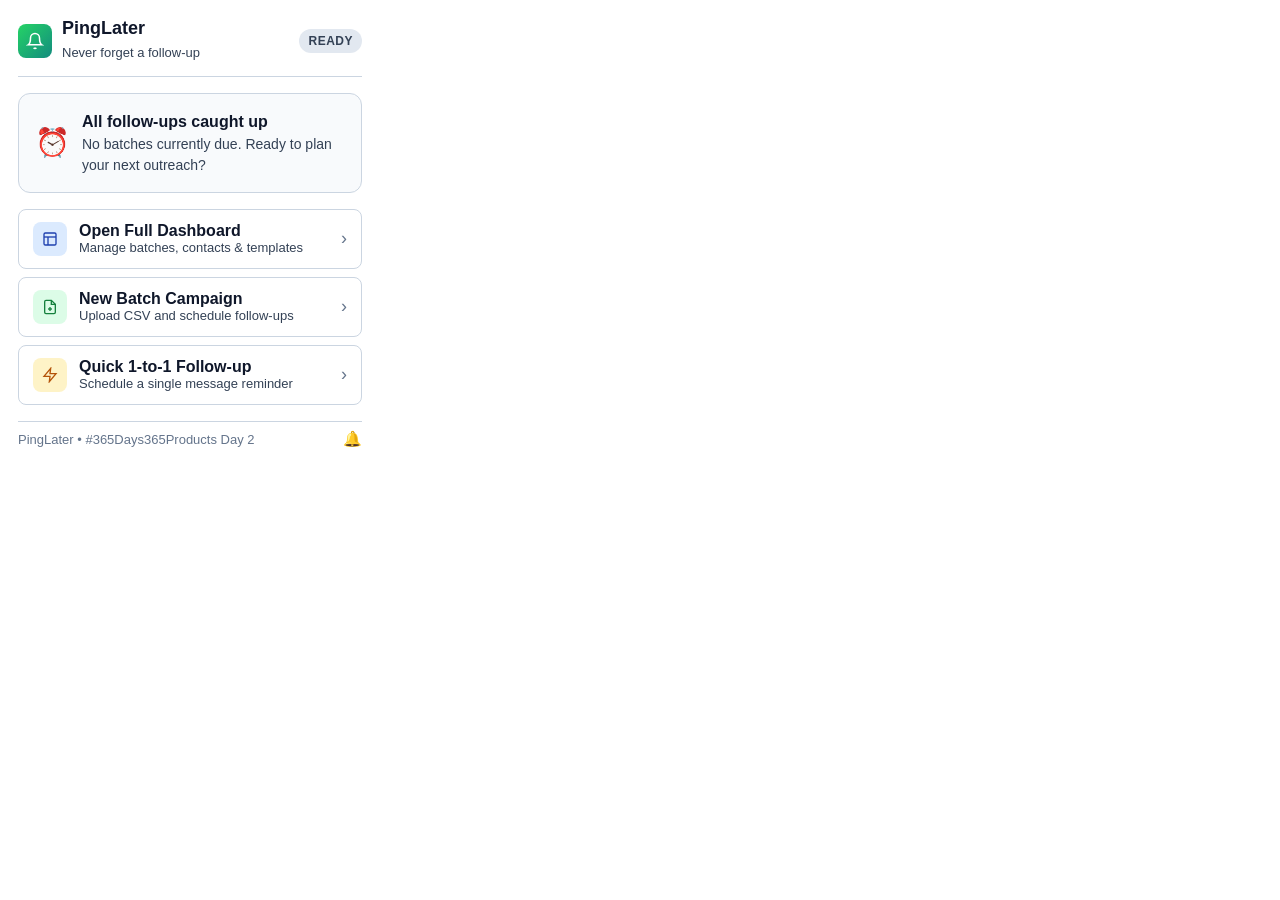
<file: popup.html>
<!DOCTYPE html>
<html lang="en">
<head>
  <meta charset="UTF-8">
  <meta name="viewport" content="width=device-width, initial-scale=1.0">
  <title>PingLater Quick Menu</title>
  <link rel="stylesheet" href="popup.css">
</head>
<body>
  <div class="popup-container">
    <!-- Header -->
    <header class="popup-header">
      <div class="brand">
        <div class="brand-icon">
          <svg width="18" height="18" viewBox="0 0 24 24" fill="none" stroke="currentColor" stroke-width="2">
            <path d="M18 8A6 6 0 0 0 6 8c0 7-3 9-3 9h18s-3-2-3-9"></path>
            <path d="M13.73 21a2 2 0 0 1-3.46 0"></path>
          </svg>
        </div>
        <div>
          <h1 class="brand-title">PingLater</h1>
          <span class="brand-tag">Never forget a follow-up</span>
        </div>
      </div>
      <span id="popupStatusBadge" class="status-indicator status-idle">Ready</span>
    </header>

    <!-- Active / Overdue Highlight Card -->
    <div id="activeBatchCard" class="card-highlight hidden">
      <div class="highlight-top">
        <span class="highlight-label">CURRENT TASK</span>
        <span id="popupBatchStatus" class="highlight-badge">Due Now</span>
      </div>
      <h3 id="popupBatchTitle" class="highlight-title">Webinar Invites</h3>
      <div class="highlight-meta">
        <div class="progress-bar-mini">
          <div id="popupProgressFill" class="progress-bar-mini-fill" style="width: 0%"></div>
        </div>
        <div class="meta-counts">
          <span id="popupCounts">0 of 0 processed</span>
          <span id="popupPercent">0%</span>
        </div>
      </div>
      <button id="btnLaunchActiveInSidepanel" class="btn btn-primary full-width">
        ▶ Open in Side Panel
      </button>
    </div>

    <!-- Idle / Next Up Card (Shown when no active batch) -->
    <div id="idleStateCard" class="card-idle">
      <div class="idle-icon">⏰</div>
      <div class="idle-info">
        <strong id="idleHeaderTitle">All follow-ups caught up</strong>
        <p id="idleSubtext">No batches currently due. Ready to plan your next outreach?</p>
      </div>
    </div>

    <!-- Quick Action Launchers -->
    <div class="actions-list">
      <button id="btnPopupDashboard" class="action-btn">
        <div class="action-icon action-icon-blue">
          <svg width="16" height="16" viewBox="0 0 24 24" fill="none" stroke="currentColor" stroke-width="2">
            <rect x="3" y="3" width="18" height="18" rx="2" ry="2"></rect>
            <line x1="3" y1="9" x2="21" y2="9"></line>
            <line x1="9" y1="21" x2="9" y2="9"></line>
          </svg>
        </div>
        <div class="action-text">
          <strong>Open Full Dashboard</strong>
          <span>Manage batches, contacts & templates</span>
        </div>
        <span class="chevron">›</span>
      </button>

      <button id="btnPopupNewBatch" class="action-btn">
        <div class="action-icon action-icon-green">
          <svg width="16" height="16" viewBox="0 0 24 24" fill="none" stroke="currentColor" stroke-width="2">
            <path d="M14 2H6a2 2 0 0 0-2 2v16a2 2 0 0 0 2 2h12a2 2 0 0 0 2-2V8z"></path>
            <polyline points="14 2 14 8 20 8"></polyline>
            <line x1="12" y1="18" x2="12" y2="12"></line>
            <line x1="9" y1="15" x2="15" y2="15"></line>
          </svg>
        </div>
        <div class="action-text">
          <strong>New Batch Campaign</strong>
          <span>Upload CSV and schedule follow-ups</span>
        </div>
        <span class="chevron">›</span>
      </button>

      <button id="btnPopupQuickPing" class="action-btn">
        <div class="action-icon action-icon-amber">
          <svg width="16" height="16" viewBox="0 0 24 24" fill="none" stroke="currentColor" stroke-width="2">
            <polygon points="13 2 3 14 12 14 11 22 21 10 12 10 13 2"></polygon>
          </svg>
        </div>
        <div class="action-text">
          <strong>Quick 1-to-1 Follow-up</strong>
          <span>Schedule a single message reminder</span>
        </div>
        <span class="chevron">›</span>
      </button>
    </div>

    <!-- Quick 1-to-1 Inline Collapsible Drawer -->
    <div id="quickPingDrawer" class="quick-ping-drawer hidden">
      <div class="drawer-header">
        <h4>⚡ Quick 1-to-1 Follow-up</h4>
        <button id="btnCloseDrawer" class="drawer-close">&times;</button>
      </div>
      <div class="drawer-body">
        <input type="text" id="popupSingleName" class="popup-input" placeholder="Name (e.g. Robin Sharma)">
        <input type="tel" id="popupSinglePhone" class="popup-input" placeholder="Phone (e.g. +91 91234 56789)">
        <textarea id="popupSingleMessage" rows="3" class="popup-input" placeholder="Hi {{name}}, checking in on our discussion..."></textarea>
        <div class="drawer-footer">
          <button id="btnPopupSaveSingle" class="btn btn-primary btn-sm full-width">
            Schedule for Tomorrow
          </button>
        </div>
      </div>
    </div>

    <!-- Footer -->
    <footer class="popup-footer">
      <span>PingLater • #365Days365Products Day 2</span>
      <button id="btnPopupTestChime" class="icon-link" title="Test Chime">🔔</button>
    </footer>
  </div>

  <script type="module" src="popup.js"></script>
</body>
</html>
</file>
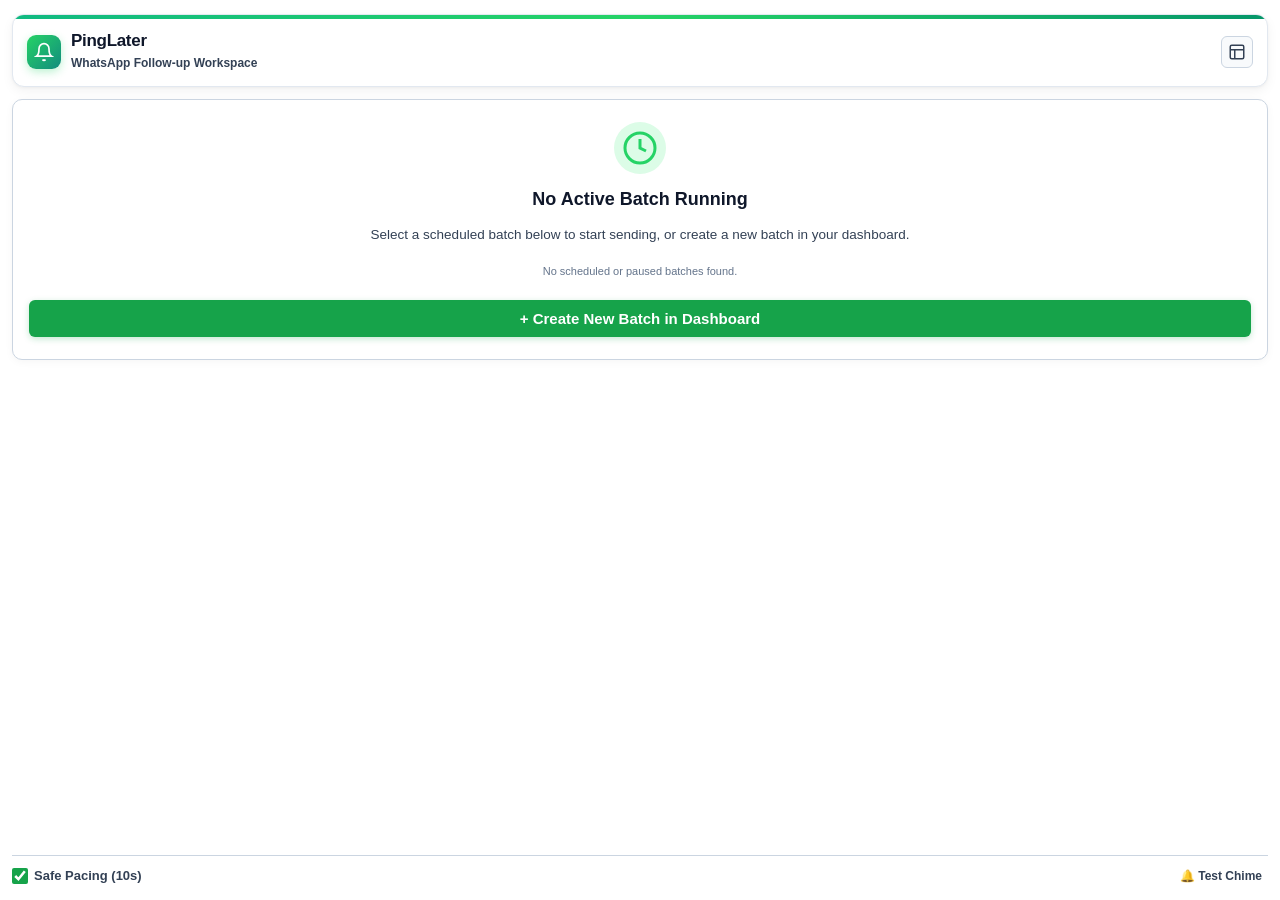
<file: sidepanel.html>
<!DOCTYPE html>
<html lang="en">
<head>
  <meta charset="UTF-8">
  <meta name="viewport" content="width=device-width, initial-scale=1.0">
  <title>PingLater Workspace</title>
  <link rel="stylesheet" href="sidepanel.css">
</head>
<body>
  <div class="panel-container">
    <!-- Top Header Card with 3D elevation and Green Accent line -->
    <header class="panel-header-card">
      <div class="panel-header-accent-line"></div>
      <div class="panel-header-content">
        <div class="brand">
          <div class="brand-icon">
            <svg width="20" height="20" viewBox="0 0 24 24" fill="none" stroke="currentColor" stroke-width="2">
              <path d="M18 8A6 6 0 0 0 6 8c0 7-3 9-3 9h18s-3-2-3-9"></path>
              <path d="M13.73 21a2 2 0 0 1-3.46 0"></path>
            </svg>
          </div>
          <div>
            <h1 class="brand-title">PingLater</h1>
            <span class="brand-subtitle">WhatsApp Follow-up Workspace</span>
          </div>
        </div>
        <div class="header-actions">
          <button type="button" id="btnOpenDashboard" class="icon-btn" title="Open Full Dashboard">
            <svg width="18" height="18" viewBox="0 0 24 24" fill="none" stroke="currentColor" stroke-width="2">
              <rect x="3" y="3" width="18" height="18" rx="2" ry="2"></rect>
              <line x1="3" y1="9" x2="21" y2="9"></line>
              <line x1="9" y1="21" x2="9" y2="9"></line>
            </svg>
          </button>
        </div>
      </div>
    </header>

    <!-- Empty State / Batch Selector when no active batch is running -->
    <section id="emptyStateSection" class="view-section hidden">
      <div class="empty-card">
        <div class="empty-icon-wrapper">
          <svg width="36" height="36" viewBox="0 0 24 24" fill="none" stroke="#25D366" stroke-width="2">
            <circle cx="12" cy="12" r="10"></circle>
            <polyline points="12 6 12 12 16 14"></polyline>
          </svg>
        </div>
        <h2>No Active Batch Running</h2>
        <p>Select a scheduled batch below to start sending, or create a new batch in your dashboard.</p>
        
        <div id="availableBatchesList" class="batches-quick-list">
          <!-- Dynamically populated -->
        </div>

        <button id="btnCreateNewBatchEmpty" class="btn btn-primary full-width">
          + Create New Batch in Dashboard
        </button>
      </div>
    </section>

    <!-- Active Workspace View -->
    <main id="activeWorkspaceSection" class="view-section">
      <!-- Batch Summary Banner -->
      <div class="batch-banner">
        <div class="batch-meta">
          <div class="batch-title-row">
            <h2 id="batchTitle" class="batch-title">Batch Name</h2>
          </div>
          <!-- Line 2: Status & End Job on dedicated line for clean UI -->
          <div class="batch-status-actions-row">
            <span id="batchStatusBadge" class="status-badge">In Progress</span>
            <button type="button" id="btnHeaderEndJob" class="btn-header-end" title="End and complete this batch now">⏹️ End the Job</button>
          </div>
          <div class="batch-counts">
            <span id="statSent"><strong>0</strong> Sent</span>
            <span class="dot">•</span>
            <span id="statSkipped"><strong>0</strong> Skipped</span>
            <span class="dot">•</span>
            <span id="statRemaining"><strong>0</strong> Pending</span>
          </div>
        </div>

        <!-- Progress Bar -->
        <div class="progress-container">
          <div class="progress-bar-bg">
            <div id="progressBarFill" class="progress-bar-fill" style="width: 0%"></div>
          </div>
          <div class="progress-text">
            <span id="progressPercent">0%</span>
            <span id="progressFraction">0 / 0</span>
          </div>
        </div>
      </div>

      <!-- Pacing Countdown Overlay (Visible during anti-ban delay) -->
      <div id="pacingOverlay" class="pacing-overlay hidden">
        <div class="pacing-card">
          <div class="pacing-pulse-ring">
            <span id="pacingSecondsText" class="pacing-seconds">10</span>
          </div>
          <div class="pacing-content">
            <h3>Safe Pacing Pause</h3>
            <p>Spacing out messages with safe delay to protect your WhatsApp account from being blocked.</p>
            <button id="btnSkipPacing" class="btn btn-secondary btn-sm">
              ⚡ Skip Delay & Next
            </button>
          </div>
        </div>
      </div>

      <!-- Scheduled Waiting Card (Shown when task is scheduled for future) -->
      <div id="scheduledWaitingCard" class="card-status-view hidden">
        <div class="status-view-icon">⏰</div>
        <h2>Follow-up Scheduled</h2>
        <div class="scheduled-meta-box">
          <span id="scheduledWaitingTargetTime" class="scheduled-time-text">Scheduled for Nov 11, 10:00 AM</span>
          <span id="scheduledWaitingCountdown" class="countdown-badge">Starts in 10 mins</span>
        </div>
        <div class="scheduled-details-preview">
          <strong id="scheduledPreviewName">Robin Sharma</strong>
          <span id="scheduledPreviewPhone">+91 91234 56789</span>
          <div class="whatsapp-bubble-preview mt-2">
            <p id="scheduledPreviewMessage">Message preview here...</p>
          </div>
        </div>
        <button id="btnStartScheduledNow" class="btn btn-success full-width mt-3">
          🚀 Send Now (Bypass Schedule)
        </button>
        <button id="btnCancelScheduledJob" class="btn btn-outline-danger full-width mt-2">
          ⏹️ Cancel & End Job
        </button>
        <button id="btnOpenDashboardFromScheduled" class="btn btn-outline full-width mt-2">
          Open in Dashboard
        </button>
      </div>

      <!-- Paused State Card (Shown when user clicks Pause Batch) -->
      <div id="pausedCard" class="card-status-view hidden">
        <div class="status-view-icon">⏸️</div>
        <h2>Batch is Paused</h2>
        <p id="pausedProgressText">Progress saved: 12 of 50 processed.</p>
        <p class="status-subtext">Take your time. WhatsApp Web will not be updated while paused.</p>
        <button id="btnResumeBatch" class="btn btn-primary full-width mt-3">
          ▶ Resume Batch & Send Next
        </button>
        <button id="btnEndBatchFromPaused" class="btn btn-outline-danger full-width mt-2">
          ⏹️ End the Job & Complete
        </button>
        <button id="btnOpenDashboardFromPaused" class="btn btn-outline full-width mt-2">
          Back to Dashboard
        </button>
      </div>

      <!-- Recipient Card -->
      <div id="recipientCard" class="recipient-card">
        <div class="recipient-header">
          <div class="recipient-badge-row">
            <span id="recipientIndexBadge" class="index-pill">Recipient #1</span>
            <span id="recipientStatusPill" class="recipient-status-pill status-pending">Pending</span>
          </div>
          <h3 id="recipientName" class="recipient-name">Recipient Name</h3>
          <div class="recipient-phone-row">
            <svg width="14" height="14" viewBox="0 0 24 24" fill="none" stroke="currentColor" stroke-width="2">
              <path d="M22 16.92v3a2 2 0 0 1-2.18 2 19.79 19.79 0 0 1-8.63-3.07 19.5 19.5 0 0 1-6-6 19.79 19.79 0 0 1-3.07-8.67A2 2 0 0 1 4.11 2h3a2 2 0 0 1 2 1.72 12.84 12.84 0 0 0 .7 2.81 2 2 0 0 1-.45 2.11L8.09 9.91a16 16 0 0 0 6 6l1.27-1.27a2 2 0 0 1 2.11-.45 12.84 12.84 0 0 0 2.81.7A2 2 0 0 1 22 16.92z"></path>
            </svg>
            <span id="recipientPhone" class="recipient-phone">+91 00000 00000</span>
          </div>
          <!-- Custom Tags / Metadata Badges (Max 5 + Expand Toggle) -->
          <div id="recipientMetaContainer" class="recipient-meta-box">
            <div id="recipientTagsList" class="tags-row"></div>
            <button type="button" id="btnToggleTags" class="tag-toggle-btn hidden">+ more fields ▾</button>
          </div>
        </div>

        <!-- Rendered WhatsApp Message Preview -->
        <div class="message-preview-container">
          <div class="preview-header">
            <span class="preview-label">Prefilled Message</span>
            <div class="preview-header-actions" style="display:flex; gap:6px;">
              <button type="button" id="btnEditRecipientMessage" class="copy-btn" title="Edit message before sending">
                <svg width="13" height="13" viewBox="0 0 24 24" fill="none" stroke="currentColor" stroke-width="2">
                  <path d="M11 4H4a2 2 0 0 0-2 2v14a2 2 0 0 0 2 2h14a2 2 0 0 0 2-2v-7"></path>
                  <path d="M18.5 2.5a2.121 2.121 0 0 1 3 3L12 15l-4 1 1-4 9.5-9.5z"></path>
                </svg>
                <span id="editBtnLabel">Edit</span>
              </button>
              <button type="button" id="btnCopyMessage" class="copy-btn" title="Copy to clipboard">
                <svg width="13" height="13" viewBox="0 0 24 24" fill="none" stroke="currentColor" stroke-width="2">
                  <rect x="9" y="9" width="13" height="13" rx="2" ry="2"></rect>
                  <path d="M5 15H4a2 2 0 0 1-2-2V4a2 2 0 0 1 2-2h9a2 2 0 0 1 2 2v1"></path>
                </svg>
                <span id="copyBtnLabel">Copy</span>
              </button>
            </div>
          </div>
          <!-- Normal Bubble View -->
          <div id="bubbleViewContainer" class="whatsapp-bubble">
            <p id="messageBodyPreview">Message preview loading...</p>
            <span class="bubble-tail"></span>
          </div>
          <!-- Inline Edit View (Initially Hidden) -->
          <div id="inlineEditContainer" class="inline-edit-box hidden" style="margin-top: 8px;">
            <textarea id="inlineMessageTextarea" class="form-textarea" rows="4" style="width: 100%; border: 1.5px solid #25D366; border-radius: 8px; padding: 10px; font-size: 13.5px;"></textarea>
            <div class="inline-edit-actions" style="display: flex; gap: 8px; justify-content: flex-end; margin-top: 8px;">
              <button type="button" id="btnCancelInlineEdit" class="btn btn-outline btn-sm">Cancel</button>
              <button type="button" id="btnSaveInlineEdit" class="btn btn-primary btn-sm">💾 Save & Update WhatsApp</button>
            </div>
          </div>
        </div>

        <!-- Action Controls -->
        <div class="action-dock">
          <div class="primary-actions-row">
            <button type="button" id="btnMarkSent" class="btn btn-success flex-1" title="Shortcut: Press Spacebar">
              <svg width="16" height="16" viewBox="0 0 24 24" fill="none" stroke="currentColor" stroke-width="2.5">
                <polyline points="20 6 9 17 4 12"></polyline>
              </svg>
              Mark Sent & Next
            </button>
            <button type="button" id="btnSkip" class="btn btn-neutral" title="Skip this contact">
              <svg width="16" height="16" viewBox="0 0 24 24" fill="none" stroke="currentColor" stroke-width="2">
                <polygon points="5 4 15 12 5 20 5 4"></polygon>
                <line x1="19" y1="5" x2="19" y2="19"></line>
              </svg>
              Skip
            </button>
          </div>

          <!-- Secondary Helpers (Unobtrusive) -->
          <div class="secondary-helpers-row" style="text-align: center; margin-top: 4px;">
            <button type="button" id="btnLoadInWhatsApp" class="btn-helper-link" title="Click if WhatsApp Web disconnected or you want to reload this chat">
              🔄 Reload in WhatsApp Web
            </button>
          </div>

          <div class="keyboard-hint">
            <span>Tip: Press <strong>Space</strong> to Mark Sent</span>
          </div>

          <!-- Bottom Navigation / Pause Controls -->
          <div class="secondary-actions-row">
            <button type="button" id="btnPrevRecipient" class="btn-text" title="Go to previous contact">
              ← Previous
            </button>
            <button type="button" id="btnPauseBatch" class="btn-text">
              ⏸️ Pause Batch
            </button>
            <button type="button" id="btnEndBatch" class="btn-text text-danger" title="End and finish this batch job">
              ⏹️ End the Job
            </button>
          </div>
        </div>
      </div>

      <!-- Completion Screen (Shown when all contacts are finished) -->
      <div id="completionCard" class="completion-card hidden">
        <div class="confetti-icon">🎉</div>
        <h2>Batch Completed!</h2>
        <p id="completionSummaryText">All 50 follow-ups have been processed.</p>
        
        <div class="completion-metrics">
          <div class="metric-item">
            <span id="metricSentCount" class="metric-value text-success">0</span>
            <span class="metric-label">Sent</span>
          </div>
          <div class="metric-item">
            <span id="metricSkippedCount" class="metric-value text-muted">0</span>
            <span class="metric-label">Skipped</span>
          </div>
          <div class="metric-item">
            <span id="metricTotalCount" class="metric-value">0</span>
            <span class="metric-label">Total</span>
          </div>
        </div>

        <button id="btnExportReport" class="btn btn-primary full-width">
          <svg width="16" height="16" viewBox="0 0 24 24" fill="none" stroke="currentColor" stroke-width="2">
            <path d="M21 15v4a2 2 0 0 1-2 2H5a2 2 0 0 1-2-2v-4"></path>
            <polyline points="7 10 12 15 17 10"></polyline>
            <line x1="12" y1="15" x2="12" y2="3"></line>
          </svg>
          Export CSV Report
        </button>

        <button id="btnBackToDashboardFromComplete" class="btn btn-outline full-width">
          Back to Dashboard
        </button>
      </div>
    </main>

    <!-- Footer Controls -->
    <footer class="panel-footer">
      <div class="pacing-toggle-row">
        <label class="toggle-label" title="Anti-ban delay between sending contacts">
          <input type="checkbox" id="togglePacingDelay" checked>
          <span>Safe Pacing (<span id="labelPacingSeconds">10s</span>)</span>
        </label>
        <button id="btnTestSound" class="icon-text-btn" title="Test notification chime sound">
          🔔 Test Chime
        </button>
      </div>
    </footer>
  </div>

  <script type="module" src="sidepanel.js"></script>
</body>
</html>
</file>
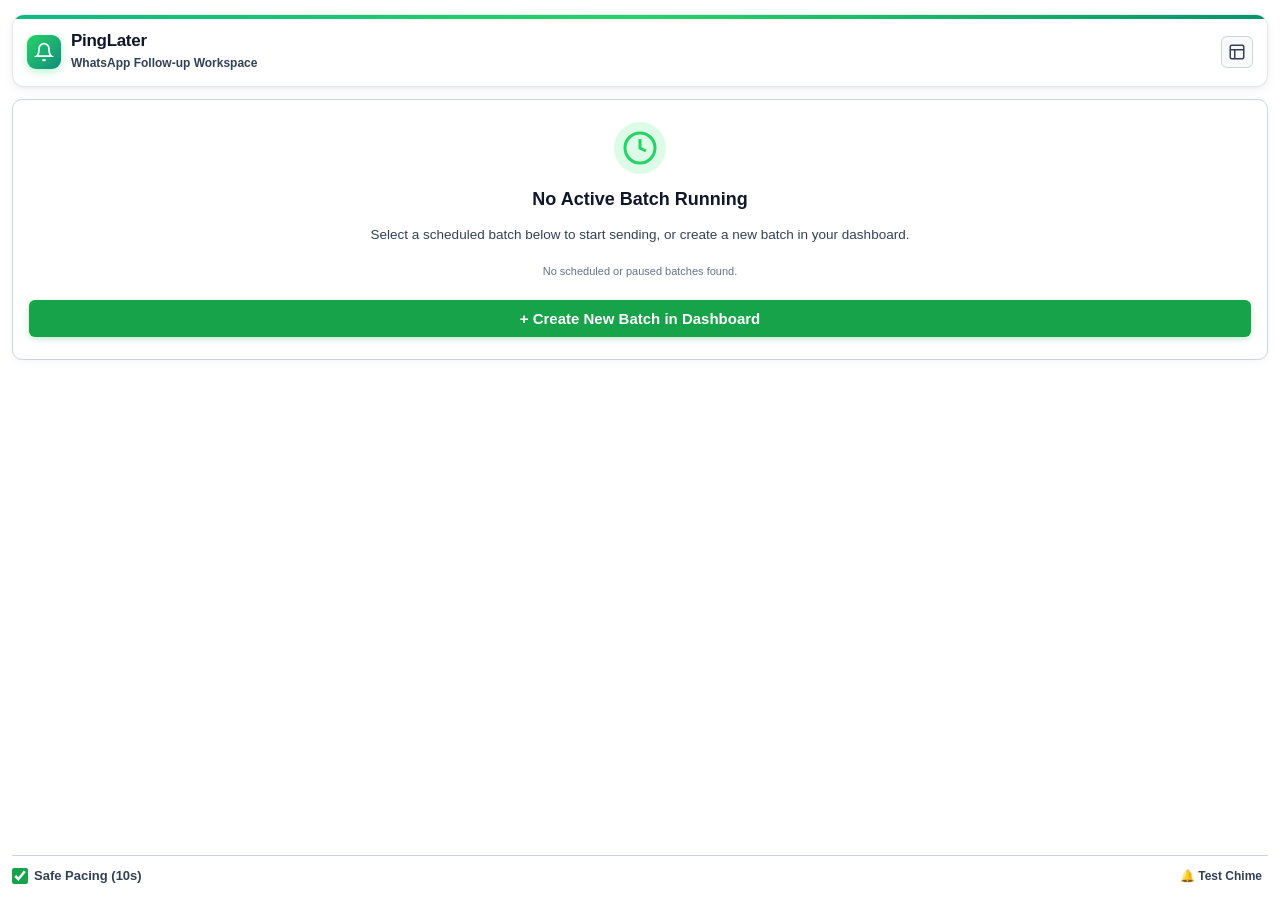
<file: PingLater/sidepanel.html>
<!DOCTYPE html>
<html lang="en">
<head>
  <meta charset="UTF-8">
  <meta name="viewport" content="width=device-width, initial-scale=1.0">
  <title>PingLater Workspace</title>
  <link rel="stylesheet" href="sidepanel.css">
</head>
<body>
  <div class="panel-container">
    <!-- Top Header Card with 3D elevation and Green Accent line -->
    <header class="panel-header-card">
      <div class="panel-header-accent-line"></div>
      <div class="panel-header-content">
        <div class="brand">
          <div class="brand-icon">
            <svg width="20" height="20" viewBox="0 0 24 24" fill="none" stroke="currentColor" stroke-width="2">
              <path d="M18 8A6 6 0 0 0 6 8c0 7-3 9-3 9h18s-3-2-3-9"></path>
              <path d="M13.73 21a2 2 0 0 1-3.46 0"></path>
            </svg>
          </div>
          <div>
            <h1 class="brand-title">PingLater</h1>
            <span class="brand-subtitle">WhatsApp Follow-up Workspace</span>
          </div>
        </div>
        <div class="header-actions">
          <button type="button" id="btnOpenDashboard" class="icon-btn" title="Open Full Dashboard">
            <svg width="18" height="18" viewBox="0 0 24 24" fill="none" stroke="currentColor" stroke-width="2">
              <rect x="3" y="3" width="18" height="18" rx="2" ry="2"></rect>
              <line x1="3" y1="9" x2="21" y2="9"></line>
              <line x1="9" y1="21" x2="9" y2="9"></line>
            </svg>
          </button>
        </div>
      </div>
    </header>

    <!-- Empty State / Batch Selector when no active batch is running -->
    <section id="emptyStateSection" class="view-section hidden">
      <div class="empty-card">
        <div class="empty-icon-wrapper">
          <svg width="36" height="36" viewBox="0 0 24 24" fill="none" stroke="#25D366" stroke-width="2">
            <circle cx="12" cy="12" r="10"></circle>
            <polyline points="12 6 12 12 16 14"></polyline>
          </svg>
        </div>
        <h2>No Active Batch Running</h2>
        <p>Select a scheduled batch below to start sending, or create a new batch in your dashboard.</p>
        
        <div id="availableBatchesList" class="batches-quick-list">
          <!-- Dynamically populated -->
        </div>

        <button id="btnCreateNewBatchEmpty" class="btn btn-primary full-width">
          + Create New Batch in Dashboard
        </button>
      </div>
    </section>

    <!-- Active Workspace View -->
    <main id="activeWorkspaceSection" class="view-section">
      <!-- Batch Summary Banner -->
      <div class="batch-banner">
        <div class="batch-meta">
          <div class="batch-title-row">
            <h2 id="batchTitle" class="batch-title">Batch Name</h2>
          </div>
          <!-- Line 2: Status & End Job on dedicated line for clean UI -->
          <div class="batch-status-actions-row">
            <span id="batchStatusBadge" class="status-badge">In Progress</span>
            <button type="button" id="btnHeaderEndJob" class="btn-header-end" title="End and complete this batch now">⏹️ End the Job</button>
          </div>
          <div class="batch-counts">
            <span id="statSent"><strong>0</strong> Sent</span>
            <span class="dot">•</span>
            <span id="statSkipped"><strong>0</strong> Skipped</span>
            <span class="dot">•</span>
            <span id="statRemaining"><strong>0</strong> Pending</span>
          </div>
        </div>

        <!-- Progress Bar -->
        <div class="progress-container">
          <div class="progress-bar-bg">
            <div id="progressBarFill" class="progress-bar-fill" style="width: 0%"></div>
          </div>
          <div class="progress-text">
            <span id="progressPercent">0%</span>
            <span id="progressFraction">0 / 0</span>
          </div>
        </div>
      </div>

      <!-- Pacing Countdown Overlay (Visible during anti-ban delay) -->
      <div id="pacingOverlay" class="pacing-overlay hidden">
        <div class="pacing-card">
          <div class="pacing-pulse-ring">
            <span id="pacingSecondsText" class="pacing-seconds">10</span>
          </div>
          <div class="pacing-content">
            <h3>Safe Pacing Pause</h3>
            <p>Spacing out messages with safe delay to protect your WhatsApp account from being blocked.</p>
            <button id="btnSkipPacing" class="btn btn-secondary btn-sm">
              ⚡ Skip Delay & Next
            </button>
          </div>
        </div>
      </div>

      <!-- Scheduled Waiting Card (Shown when task is scheduled for future) -->
      <div id="scheduledWaitingCard" class="card-status-view hidden">
        <div class="status-view-icon">⏰</div>
        <h2>Follow-up Scheduled</h2>
        <div class="scheduled-meta-box">
          <span id="scheduledWaitingTargetTime" class="scheduled-time-text">Scheduled for Nov 11, 10:00 AM</span>
          <span id="scheduledWaitingCountdown" class="countdown-badge">Starts in 10 mins</span>
        </div>
        <div class="scheduled-details-preview">
          <strong id="scheduledPreviewName">Robin Sharma</strong>
          <span id="scheduledPreviewPhone">+91 91234 56789</span>
          <div class="whatsapp-bubble-preview mt-2">
            <p id="scheduledPreviewMessage">Message preview here...</p>
          </div>
        </div>
        <button id="btnStartScheduledNow" class="btn btn-success full-width mt-3">
          🚀 Send Now (Bypass Schedule)
        </button>
        <button id="btnCancelScheduledJob" class="btn btn-outline-danger full-width mt-2">
          ⏹️ Cancel & End Job
        </button>
        <button id="btnOpenDashboardFromScheduled" class="btn btn-outline full-width mt-2">
          Open in Dashboard
        </button>
      </div>

      <!-- Paused State Card (Shown when user clicks Pause Batch) -->
      <div id="pausedCard" class="card-status-view hidden">
        <div class="status-view-icon">⏸️</div>
        <h2>Batch is Paused</h2>
        <p id="pausedProgressText">Progress saved: 12 of 50 processed.</p>
        <p class="status-subtext">Take your time. WhatsApp Web will not be updated while paused.</p>
        <button id="btnResumeBatch" class="btn btn-primary full-width mt-3">
          ▶ Resume Batch & Send Next
        </button>
        <button id="btnEndBatchFromPaused" class="btn btn-outline-danger full-width mt-2">
          ⏹️ End the Job & Complete
        </button>
        <button id="btnOpenDashboardFromPaused" class="btn btn-outline full-width mt-2">
          Back to Dashboard
        </button>
      </div>

      <!-- Recipient Card -->
      <div id="recipientCard" class="recipient-card">
        <div class="recipient-header">
          <div class="recipient-badge-row">
            <span id="recipientIndexBadge" class="index-pill">Recipient #1</span>
            <span id="recipientStatusPill" class="recipient-status-pill status-pending">Pending</span>
          </div>
          <h3 id="recipientName" class="recipient-name">Recipient Name</h3>
          <div class="recipient-phone-row">
            <svg width="14" height="14" viewBox="0 0 24 24" fill="none" stroke="currentColor" stroke-width="2">
              <path d="M22 16.92v3a2 2 0 0 1-2.18 2 19.79 19.79 0 0 1-8.63-3.07 19.5 19.5 0 0 1-6-6 19.79 19.79 0 0 1-3.07-8.67A2 2 0 0 1 4.11 2h3a2 2 0 0 1 2 1.72 12.84 12.84 0 0 0 .7 2.81 2 2 0 0 1-.45 2.11L8.09 9.91a16 16 0 0 0 6 6l1.27-1.27a2 2 0 0 1 2.11-.45 12.84 12.84 0 0 0 2.81.7A2 2 0 0 1 22 16.92z"></path>
            </svg>
            <span id="recipientPhone" class="recipient-phone">+91 00000 00000</span>
          </div>
          <!-- Custom Tags / Metadata Badges (Max 5 + Expand Toggle) -->
          <div id="recipientMetaContainer" class="recipient-meta-box">
            <div id="recipientTagsList" class="tags-row"></div>
            <button type="button" id="btnToggleTags" class="tag-toggle-btn hidden">+ more fields ▾</button>
          </div>
        </div>

        <!-- Rendered WhatsApp Message Preview -->
        <div class="message-preview-container">
          <div class="preview-header">
            <span class="preview-label">Prefilled Message</span>
            <div class="preview-header-actions" style="display:flex; gap:6px;">
              <button type="button" id="btnEditRecipientMessage" class="copy-btn" title="Edit message before sending">
                <svg width="13" height="13" viewBox="0 0 24 24" fill="none" stroke="currentColor" stroke-width="2">
                  <path d="M11 4H4a2 2 0 0 0-2 2v14a2 2 0 0 0 2 2h14a2 2 0 0 0 2-2v-7"></path>
                  <path d="M18.5 2.5a2.121 2.121 0 0 1 3 3L12 15l-4 1 1-4 9.5-9.5z"></path>
                </svg>
                <span id="editBtnLabel">Edit</span>
              </button>
              <button type="button" id="btnCopyMessage" class="copy-btn" title="Copy to clipboard">
                <svg width="13" height="13" viewBox="0 0 24 24" fill="none" stroke="currentColor" stroke-width="2">
                  <rect x="9" y="9" width="13" height="13" rx="2" ry="2"></rect>
                  <path d="M5 15H4a2 2 0 0 1-2-2V4a2 2 0 0 1 2-2h9a2 2 0 0 1 2 2v1"></path>
                </svg>
                <span id="copyBtnLabel">Copy</span>
              </button>
            </div>
          </div>
          <!-- Normal Bubble View -->
          <div id="bubbleViewContainer" class="whatsapp-bubble">
            <p id="messageBodyPreview">Message preview loading...</p>
            <span class="bubble-tail"></span>
          </div>
          <!-- Inline Edit View (Initially Hidden) -->
          <div id="inlineEditContainer" class="inline-edit-box hidden" style="margin-top: 8px;">
            <textarea id="inlineMessageTextarea" class="form-textarea" rows="4" style="width: 100%; border: 1.5px solid #25D366; border-radius: 8px; padding: 10px; font-size: 13.5px;"></textarea>
            <div class="inline-edit-actions" style="display: flex; gap: 8px; justify-content: flex-end; margin-top: 8px;">
              <button type="button" id="btnCancelInlineEdit" class="btn btn-outline btn-sm">Cancel</button>
              <button type="button" id="btnSaveInlineEdit" class="btn btn-primary btn-sm">💾 Save & Update WhatsApp</button>
            </div>
          </div>
        </div>

        <!-- Action Controls -->
        <div class="action-dock">
          <!-- Smart Snooze on Send (Feature 2) -->
          <div class="snooze-option-row" style="display: flex; align-items: center; justify-content: space-between; padding: 5px 8px; font-size: 11.5px; color: #334155; background: #F8FAFC; border: 1px solid #E2E8F0; border-radius: 6px; margin-bottom: 8px;">
            <label style="display: flex; align-items: center; gap: 6px; cursor: pointer; font-weight: 600;">
              <input type="checkbox" id="chkAutoSnoozeAfterSend" style="accent-color: #22C55E; cursor: pointer;">
              <span>💤 Remind if no reply:</span>
            </label>
            <select id="selectSidepanelSnoozeHours" style="border: 1px solid #CBD5E1; border-radius: 4px; padding: 2px 4px; font-size: 11px; font-weight: 600; color: #1E293B; background: #FFFFFF; cursor: pointer;">
              <option value="24">24 hours</option>
              <option value="48" selected>48 hours (2d)</option>
              <option value="72">3 days</option>
              <option value="168">1 week</option>
            </select>
          </div>

          <div class="primary-actions-row">
            <button type="button" id="btnMarkSent" class="btn btn-success flex-1" title="Shortcut: Press Spacebar">
              <svg width="16" height="16" viewBox="0 0 24 24" fill="none" stroke="currentColor" stroke-width="2.5">
                <polyline points="20 6 9 17 4 12"></polyline>
              </svg>
              Mark Sent & Next
            </button>
            <button type="button" id="btnSkip" class="btn btn-neutral" title="Skip this contact">
              <svg width="16" height="16" viewBox="0 0 24 24" fill="none" stroke="currentColor" stroke-width="2">
                <polygon points="5 4 15 12 5 20 5 4"></polygon>
                <line x1="19" y1="5" x2="19" y2="19"></line>
              </svg>
              Skip
            </button>
          </div>

          <!-- Secondary Helpers (Unobtrusive) -->
          <div class="secondary-helpers-row" style="text-align: center; margin-top: 4px;">
            <button type="button" id="btnLoadInWhatsApp" class="btn-helper-link" title="Click if WhatsApp Web disconnected or you want to reload this chat">
              🔄 Reload in WhatsApp Web
            </button>
          </div>

          <div class="keyboard-hint">
            <span>Tip: Press <strong>Space</strong> to Mark Sent</span>
          </div>

          <!-- Bottom Navigation / Pause Controls -->
          <div class="secondary-actions-row">
            <button type="button" id="btnPrevRecipient" class="btn-text" title="Go to previous contact">
              ← Previous
            </button>
            <button type="button" id="btnPauseBatch" class="btn-text">
              ⏸️ Pause Batch
            </button>
            <button type="button" id="btnEndBatch" class="btn-text text-danger" title="End and finish this batch job">
              ⏹️ End the Job
            </button>
          </div>
        </div>
      </div>

      <!-- Completion Screen (Shown when all contacts are finished) -->
      <div id="completionCard" class="completion-card hidden">
        <div class="confetti-icon">🎉</div>
        <h2>Batch Completed!</h2>
        <p id="completionSummaryText">All 50 follow-ups have been processed.</p>
        
        <div class="completion-metrics">
          <div class="metric-item">
            <span id="metricSentCount" class="metric-value text-success">0</span>
            <span class="metric-label">Sent</span>
          </div>
          <div class="metric-item">
            <span id="metricSkippedCount" class="metric-value text-muted">0</span>
            <span class="metric-label">Skipped</span>
          </div>
          <div class="metric-item">
            <span id="metricTotalCount" class="metric-value">0</span>
            <span class="metric-label">Total</span>
          </div>
        </div>

        <button id="btnExportReport" class="btn btn-primary full-width">
          <svg width="16" height="16" viewBox="0 0 24 24" fill="none" stroke="currentColor" stroke-width="2">
            <path d="M21 15v4a2 2 0 0 1-2 2H5a2 2 0 0 1-2-2v-4"></path>
            <polyline points="7 10 12 15 17 10"></polyline>
            <line x1="12" y1="15" x2="12" y2="3"></line>
          </svg>
          Export CSV Report
        </button>

        <button id="btnBackToDashboardFromComplete" class="btn btn-outline full-width">
          Back to Dashboard
        </button>
      </div>
    </main>

    <!-- Footer Controls -->
    <footer class="panel-footer">
      <div class="pacing-toggle-row">
        <label class="toggle-label" title="Anti-ban delay between sending contacts">
          <input type="checkbox" id="togglePacingDelay" checked>
          <span>Safe Pacing (<span id="labelPacingSeconds">10s</span>)</span>
        </label>
        <button id="btnTestSound" class="icon-text-btn" title="Test notification chime sound">
          🔔 Test Chime
        </button>
      </div>
    </footer>
  </div>

  <script type="module" src="sidepanel.js"></script>
</body>
</html>
</file>
<file: popup.css>
/* PingLater - Extension Toolbar Popup Styles
   Light Theme: Clean White (#FFFFFF) & Slate (#F8FAFC)
   Accessibility: Large High-Contrast Typography (+5px increase)
*/

:root {
  --primary: #15803D;
  --primary-hover: #16A34A;
  --bg-page: #FFFFFF;
  --bg-surface: #F8FAFC;
  --bg-surface-elevated: #F1F5F9;
  --border-color: #CBD5E1;
  --text-main: #0F172A;
  --text-secondary: #334155;
  --text-muted: #64748B;
  --success: #16A34A;
  --warning: #D97706;
  --danger: #DC2626;
  --radius-sm: 8px;
  --radius-md: 12px;
}

* {
  box-sizing: border-box;
  margin: 0;
  padding: 0;
}

body {
  width: 380px;
  background-color: var(--bg-page);
  color: var(--text-main);
  font-family: -apple-system, BlinkMacSystemFont, "Segoe UI", Roboto, Helvetica, Arial, sans-serif;
  font-size: 16px;
  line-height: 1.5;
  user-select: none;
  -webkit-font-smoothing: antialiased;
}

.popup-container {
  padding: 18px;
  display: flex;
  flex-direction: column;
  gap: 16px;
}

.hidden {
  display: none !important;
}

/* Header */
.popup-header {
  display: flex;
  align-items: center;
  justify-content: space-between;
  padding-bottom: 12px;
  border-bottom: 1.5px solid var(--border-color);
}

.brand {
  display: flex;
  align-items: center;
  gap: 10px;
}

.brand-icon {
  width: 34px;
  height: 34px;
  background: linear-gradient(135deg, #25D366, #128C7E);
  border-radius: 8px;
  display: flex;
  align-items: center;
  justify-content: center;
  color: #FFFFFF;
  flex-shrink: 0;
}

.brand-title {
  font-size: 18px;
  font-weight: 800;
  color: var(--text-main);
  line-height: 1.2;
}

.brand-tag {
  font-size: 13px;
  font-weight: 500;
  color: var(--text-secondary);
}

.status-indicator {
  font-size: 12px;
  font-weight: 800;
  text-transform: uppercase;
  padding: 3px 9px;
  border-radius: 12px;
  letter-spacing: 0.5px;
}

.status-idle { background: #E2E8F0; color: #334155; }
.status-active { background: #DCFCE7; color: #15803D; }
.status-overdue { background: #FEE2E2; color: #B91C1C; }

/* Highlight Card */
.card-highlight {
  background: var(--bg-surface);
  border: 1.5px solid #86EFAC;
  border-radius: var(--radius-md);
  padding: 16px;
  display: flex;
  flex-direction: column;
  gap: 10px;
  box-shadow: 0 4px 10px rgba(0, 0, 0, 0.05);
}

.highlight-top {
  display: flex;
  justify-content: space-between;
  align-items: center;
}

.highlight-label {
  font-size: 12px;
  font-weight: 800;
  color: var(--text-secondary);
  letter-spacing: 0.5px;
}

.highlight-badge {
  font-size: 12px;
  font-weight: 800;
  text-transform: uppercase;
  background: #DCFCE7;
  color: #15803D;
  padding: 2px 8px;
  border-radius: 8px;
}

.highlight-title {
  font-size: 17px;
  font-weight: 800;
  color: var(--text-main);
  white-space: nowrap;
  overflow: hidden;
  text-overflow: ellipsis;
}

.progress-bar-mini {
  width: 100%;
  height: 6px;
  background: #E2E8F0;
  border-radius: 4px;
  overflow: hidden;
  margin-top: 4px;
}

.progress-bar-mini-fill {
  height: 100%;
  background: #16A34A;
  border-radius: 4px;
}

.meta-counts {
  display: flex;
  justify-content: space-between;
  font-size: 13px;
  color: var(--text-secondary);
  font-weight: 600;
  margin-top: 4px;
}

/* Idle Card */
.card-idle {
  background: var(--bg-surface);
  border: 1.5px solid var(--border-color);
  border-radius: var(--radius-md);
  padding: 16px;
  display: flex;
  align-items: center;
  gap: 12px;
}

.idle-icon {
  font-size: 28px;
  flex-shrink: 0;
}

.idle-info strong {
  font-size: 16px;
  color: var(--text-main);
  font-weight: 800;
  display: block;
}

.idle-info p {
  font-size: 14px;
  color: var(--text-secondary);
}

/* Actions List */
.actions-list {
  display: flex;
  flex-direction: column;
  gap: 8px;
}

.action-btn {
  display: flex;
  align-items: center;
  gap: 12px;
  background: #FFFFFF;
  border: 1.5px solid var(--border-color);
  border-radius: var(--radius-sm);
  padding: 12px 14px;
  cursor: pointer;
  text-align: left;
  transition: all 0.2s ease;
  color: var(--text-main);
  width: 100%;
}

.action-btn:hover {
  background: var(--bg-surface);
  border-color: #16A34A;
  transform: translateY(-1px);
}

.action-icon {
  width: 34px;
  height: 34px;
  border-radius: 8px;
  display: flex;
  align-items: center;
  justify-content: center;
  flex-shrink: 0;
}

.action-icon-blue { background: #DBEAFE; color: #1E40AF; }
.action-icon-green { background: #DCFCE7; color: #15803D; }
.action-icon-amber { background: #FEF3C7; color: #B45309; }

.action-text {
  display: flex;
  flex-direction: column;
  flex: 1;
}

.action-text strong {
  font-size: 16px;
  color: var(--text-main);
  font-weight: 800;
}

.action-text span {
  font-size: 13px;
  color: var(--text-secondary);
}

.chevron {
  color: var(--text-muted);
  font-size: 18px;
}

/* Quick Ping Drawer */
.quick-ping-drawer {
  background: var(--bg-surface);
  border: 1.5px solid var(--border-color);
  border-radius: var(--radius-sm);
  padding: 14px;
  display: flex;
  flex-direction: column;
  gap: 10px;
  animation: slideDown 0.15s ease;
}

@keyframes slideDown {
  from { opacity: 0; transform: translateY(-4px); }
  to { opacity: 1; transform: translateY(0); }
}

.drawer-header {
  display: flex;
  justify-content: space-between;
  align-items: center;
}

.drawer-header h4 {
  font-size: 15px;
  font-weight: 800;
  color: var(--text-main);
}

.drawer-close {
  background: none;
  border: none;
  color: var(--text-secondary);
  font-size: 20px;
  cursor: pointer;
}

.drawer-body {
  display: flex;
  flex-direction: column;
  gap: 8px;
}

.popup-input {
  background: #FFFFFF;
  border: 1.5px solid var(--border-color);
  border-radius: var(--radius-sm);
  padding: 8px 12px;
  font-size: 15px;
  color: var(--text-main);
  outline: none;
  width: 100%;
}

.popup-input:focus {
  border-color: #16A34A;
}

/* Buttons */
.btn {
  display: inline-flex;
  align-items: center;
  justify-content: center;
  padding: 10px 16px;
  border-radius: var(--radius-sm);
  font-size: 16px;
  font-weight: 800;
  cursor: pointer;
  border: none;
  transition: all 0.15s ease;
}

.btn-primary {
  background: #16A34A;
  color: #FFFFFF;
}

.btn-primary:hover {
  background: #15803D;
}

.btn-sm {
  padding: 6px 12px;
  font-size: 14px;
}

.full-width {
  width: 100%;
}

/* Footer */
.popup-footer {
  display: flex;
  justify-content: space-between;
  align-items: center;
  font-size: 13px;
  color: var(--text-muted);
  padding-top: 8px;
  border-top: 1px solid var(--border-color);
}

.icon-link {
  background: none;
  border: none;
  cursor: pointer;
  font-size: 15px;
}
</file>
<file: sidepanel.css>
/* PingLater - Side Panel Workspace Styles
   Light Theme: Pure White (#FFFFFF) & Soft Clean Slate (#F8FAFC)
   Typography: Scaled down by 3px for comfortable side-docked viewing
   Layout: Compact, responsive, and high-contrast
*/

:root {
  --primary: #15803D;
  --primary-hover: #16A34A;
  --primary-light: #DCFCE7;
  --primary-green: #25D366;
  
  --bg-page: #FFFFFF;
  --bg-surface: #F8FAFC;
  --bg-surface-elevated: #F1F5F9;
  
  --text-primary: #0F172A;       /* Crisp Deep Black */
  --text-secondary: #334155;     /* Dark Slate Gray */
  --text-muted: #64748B;
  
  --border-color: #CBD5E1;
  --border-strong: #94A3B8;
  
  /* WhatsApp Web authentic bubble styling */
  --wa-bubble-bg: #D9FDD3;
  --wa-bubble-border: #BBF7D0;
  --wa-bubble-text: #111B21;
  
  --success: #16A34A;
  --warning: #D97706;
  --danger: #DC2626;
  
  --radius-sm: 6px;
  --radius-md: 10px;
  --radius-lg: 14px;
}

* {
  box-sizing: border-box;
  margin: 0;
  padding: 0;
}

body {
  font-family: -apple-system, BlinkMacSystemFont, "Segoe UI", Roboto, Helvetica, Arial, sans-serif;
  background-color: var(--bg-page);
  color: var(--text-primary);
  font-size: 15px;
  line-height: 1.5;
  width: 100%;
  min-height: 100vh;
  overflow-x: hidden;
  -webkit-font-smoothing: antialiased;
}

.panel-container {
  display: flex;
  flex-direction: column;
  min-height: 100vh;
  padding: 14px 12px;
  gap: 12px;
  background-color: #FFFFFF;
}

.hidden {
  display: none !important;
}

/* ==========================================
   HEADER
   ========================================== */
.panel-header-card {
  position: relative;
  background: #FFFFFF;
  border: 1px solid #E2E8F0;
  border-radius: 12px;
  overflow: hidden;
  box-shadow: 0 4px 12px rgba(0, 0, 0, 0.05), 0 1px 3px rgba(0, 0, 0, 0.04);
}

.panel-header-accent-line {
  height: 4px;
  width: 100%;
  background: linear-gradient(90deg, #10B981, #25D366, #059669);
}

.panel-header-content {
  display: flex;
  align-items: center;
  justify-content: space-between;
  padding: 12px 14px;
}

.brand {
  display: flex;
  align-items: center;
  gap: 10px;
}

.brand-icon {
  width: 34px;
  height: 34px;
  background: linear-gradient(135deg, #25D366, #128C7E);
  border-radius: 9px;
  display: flex;
  align-items: center;
  justify-content: center;
  color: #FFFFFF;
  flex-shrink: 0;
  box-shadow: 0 3px 8px rgba(37, 211, 102, 0.3);
}

.brand-title {
  font-size: 17px;
  font-weight: 800;
  letter-spacing: -0.3px;
  color: var(--text-primary);
  line-height: 1.2;
}

.brand-subtitle {
  font-size: 12px;
  font-weight: 600;
  color: var(--text-secondary);
}

.icon-btn {
  background: var(--bg-surface);
  border: 1px solid var(--border-color);
  color: var(--text-secondary);
  border-radius: var(--radius-sm);
  padding: 6px;
  cursor: pointer;
  display: flex;
  align-items: center;
  justify-content: center;
  transition: all 0.15s ease;
}

.icon-btn:hover {
  background: var(--bg-surface-elevated);
  color: var(--text-primary);
  border-color: var(--text-primary);
}

/* ==========================================
   BATCH BANNER & PROGRESS
   ========================================== */
.batch-banner {
  background: var(--bg-surface);
  border: 1px solid var(--border-color);
  border-radius: var(--radius-md);
  padding: 12px;
  display: flex;
  flex-direction: column;
  gap: 10px;
  box-shadow: 0 1px 4px rgba(0, 0, 0, 0.03);
}

.batch-title-row {
  display: flex;
  align-items: center;
  justify-content: space-between;
  gap: 8px;
}

.batch-title {
  font-size: 16px;
  font-weight: 800;
  color: var(--text-primary);
  white-space: nowrap;
  overflow: hidden;
  text-overflow: ellipsis;
}

.status-badge {
  font-size: 11px;
  font-weight: 800;
  text-transform: uppercase;
  padding: 3px 8px;
  border-radius: 10px;
  background: #DCFCE7;
  color: #15803D;
  border: 1px solid #86EFAC;
  letter-spacing: 0.5px;
}

.batch-status-actions-row {
  display: flex;
  align-items: center;
  justify-content: space-between;
  margin-top: 4px;
  margin-bottom: 6px;
  gap: 8px;
}

.batch-counts {
  font-size: 13px;
  color: var(--text-secondary);
  display: flex;
  align-items: center;
  gap: 6px;
  font-weight: 600;
}

.batch-counts strong {
  color: var(--text-primary);
  font-weight: 800;
}

.dot {
  color: var(--border-strong);
}

.progress-container {
  display: flex;
  flex-direction: column;
  gap: 5px;
}

.progress-bar-bg {
  width: 100%;
  height: 6px;
  background: #E2E8F0;
  border-radius: 4px;
  overflow: hidden;
}

.progress-bar-fill {
  height: 100%;
  background: linear-gradient(90deg, #15803D, #22C55E);
  transition: width 0.25s ease;
  border-radius: 4px;
}

.progress-text {
  display: flex;
  justify-content: space-between;
  font-size: 12px;
  color: var(--text-secondary);
  font-weight: 700;
}

/* ==========================================
   PACING OVERLAY
   ========================================== */
.pacing-overlay {
  background: #FFFFFF;
  border: 1.5px solid #22C55E;
  box-shadow: 0 4px 14px rgba(34, 197, 94, 0.2);
  border-radius: var(--radius-md);
  padding: 13px;
  margin-bottom: 6px;
  animation: fadeIn 0.2s ease;
}

@keyframes fadeIn {
  from { opacity: 0; transform: translateY(-4px); }
  to { opacity: 1; transform: translateY(0); }
}

.pacing-card {
  display: flex;
  align-items: center;
  gap: 12px;
}

.pacing-pulse-ring {
  width: 44px;
  height: 44px;
  border-radius: 50%;
  border: 3px solid #16A34A;
  display: flex;
  align-items: center;
  justify-content: center;
  flex-shrink: 0;
  animation: pulse 1s infinite alternate;
}

@keyframes pulse {
  0% { transform: scale(0.95); box-shadow: 0 0 0 0 rgba(22, 163, 74, 0.4); }
  100% { transform: scale(1.05); box-shadow: 0 0 0 6px rgba(22, 163, 74, 0); }
}

.pacing-seconds {
  font-size: 20px;
  font-weight: 800;
  color: #15803D;
}

.pacing-content h3 {
  font-size: 14.5px;
  font-weight: 800;
  color: var(--text-primary);
  margin-bottom: 2px;
}

.pacing-content p {
  font-size: 12px;
  color: var(--text-secondary);
  margin-bottom: 6px;
}

/* ==========================================
   RECIPIENT CARD
   ========================================== */
.recipient-card {
  background: #FFFFFF;
  border: 1px solid var(--border-color);
  border-radius: var(--radius-md);
  padding: 14px;
  display: flex;
  flex-direction: column;
  gap: 12px;
  box-shadow: 0 2px 8px rgba(0, 0, 0, 0.04);
}

.recipient-badge-row {
  display: flex;
  align-items: center;
  justify-content: space-between;
  margin-bottom: 2px;
}

.index-pill {
  font-size: 12px;
  font-weight: 800;
  color: var(--text-secondary);
  text-transform: uppercase;
  letter-spacing: 0.5px;
}

.recipient-status-pill {
  font-size: 11px;
  padding: 2px 8px;
  border-radius: 8px;
  font-weight: 800;
}

.status-pending { background: #E2E8F0; color: #334155; }
.status-sent { background: #DCFCE7; color: #15803D; }
.status-skipped { background: #FEF3C7; color: #D97706; }

.recipient-name {
  font-size: 20px;
  font-weight: 800;
  color: var(--text-primary);
  letter-spacing: -0.3px;
  line-height: 1.25;
}

.recipient-phone-row {
  display: flex;
  align-items: center;
  gap: 6px;
  color: #15803D;
  font-size: 15px;
  font-weight: 700;
}

.tags-row {
  display: flex;
  flex-wrap: wrap;
  gap: 5px;
  margin-top: 4px;
}

.tag-chip {
  background: #F8FAFC;
  border: 1px solid var(--border-color);
  font-size: 11.5px;
  padding: 2px 7px;
  border-radius: 4px;
  color: var(--text-secondary);
  font-weight: 600;
  max-width: 220px;
  white-space: nowrap;
  overflow: hidden;
  text-overflow: ellipsis;
  display: inline-block;
}

.recipient-meta-box {
  display: flex;
  flex-direction: column;
  gap: 4px;
  margin-top: 4px;
}

.tag-toggle-btn {
  background: #F1F5F9;
  border: 1px solid #CBD5E1;
  border-radius: 4px;
  color: #334155;
  font-size: 11px;
  font-weight: 700;
  padding: 2px 8px;
  align-self: flex-start;
  cursor: pointer;
  margin-top: 2px;
  transition: all 0.15s ease;
}

.tag-toggle-btn:hover {
  background: #E2E8F0;
  color: #0F172A;
}

.btn-helper-link {
  background: none;
  border: none;
  color: #64748B;
  font-size: 11.5px;
  font-weight: 600;
  cursor: pointer;
  padding: 4px 8px;
  border-radius: 4px;
  transition: all 0.15s ease;
  display: inline-block;
}

.btn-helper-link:hover {
  color: #0F172A;
  background: #F1F5F9;
  text-decoration: underline;
}

/* ==========================================
   MESSAGE PREVIEW
   ========================================== */
.message-preview-container {
  display: flex;
  flex-direction: column;
  gap: 6px;
}

.preview-header {
  display: flex;
  align-items: center;
  justify-content: space-between;
}

.preview-label {
  font-size: 12px;
  font-weight: 800;
  color: var(--text-secondary);
  text-transform: uppercase;
  letter-spacing: 0.5px;
}

.copy-btn {
  background: #FFFFFF;
  border: 1px solid var(--border-color);
  color: var(--text-secondary);
  display: flex;
  align-items: center;
  gap: 4px;
  font-size: 12px;
  font-weight: 700;
  cursor: pointer;
  padding: 2px 8px;
  border-radius: 4px;
  transition: all 0.15s ease;
}

.copy-btn:hover {
  color: var(--text-primary);
  border-color: var(--border-strong);
}

.whatsapp-bubble {
  background: var(--wa-bubble-bg);
  border: 1px solid var(--wa-bubble-border);
  border-radius: 10px;
  border-top-left-radius: 2px;
  padding: 11px 13px;
  font-size: 14.5px;
  line-height: 1.5;
  color: var(--wa-bubble-text);
  white-space: pre-wrap;
  word-break: break-word;
  max-height: 190px;
  overflow-y: auto;
  position: relative;
  box-shadow: 0 1px 3px rgba(0, 0, 0, 0.05);
}

/* ==========================================
   BUTTONS & ACTION DOCK
   ========================================== */
.action-dock {
  display: flex;
  flex-direction: column;
  gap: 8px;
  margin-top: 4px;
}

.btn {
  display: inline-flex;
  align-items: center;
  justify-content: center;
  gap: 8px;
  padding: 10px 14px;
  border-radius: var(--radius-sm);
  font-size: 15px;
  font-weight: 700;
  cursor: pointer;
  transition: background-color 0.15s ease;
  border: none;
  user-select: none;
}

.full-width {
  width: 100%;
}

.btn-primary {
  background: #16A34A;
  color: #FFFFFF;
  box-shadow: 0 2px 6px rgba(22, 163, 74, 0.25);
}

.btn-primary:hover {
  background: #15803D;
}

.btn-success {
  background: #16A34A;
  color: #FFFFFF;
  font-size: 16px;
  padding: 12px 16px;
  box-shadow: 0 3px 8px rgba(22, 163, 74, 0.3);
}

.btn-success:hover {
  background: #15803D;
}

.btn-outline {
  background: #FFFFFF;
  border: 1px solid var(--border-color);
  color: var(--text-primary);
  font-size: 14px;
  padding: 9px 12px;
}

.btn-outline:hover {
  background: var(--bg-surface);
  border-color: var(--text-primary);
}

.btn-neutral {
  background: #FFFFFF;
  color: var(--text-secondary);
  border: 1px solid var(--border-color);
  font-size: 14px;
  padding: 9px 12px;
}

.btn-neutral:hover {
  background: var(--bg-surface-elevated);
  color: var(--text-primary);
}

.btn-secondary {
  background: #FFFFFF;
  color: var(--text-primary);
  border: 1px solid var(--border-color);
  font-size: 13.5px;
}

.btn-secondary:hover {
  background: var(--bg-surface);
}

.btn-sm {
  padding: 6px 10px;
  font-size: 13px;
}

.primary-actions-row {
  display: flex;
  gap: 8px;
}

.flex-1 {
  flex: 1;
}

.keyboard-hint {
  text-align: center;
  font-size: 12px;
  color: var(--text-secondary);
  font-weight: 500;
}

.keyboard-hint strong {
  color: var(--text-primary);
  background: #F1F5F9;
  padding: 1px 6px;
  border-radius: 4px;
  border: 1px solid var(--border-color);
  font-weight: 800;
}

.secondary-actions-row {
  display: flex;
  justify-content: space-between;
  align-items: center;
  padding-top: 4px;
}

.btn-text {
  background: none;
  border: none;
  color: var(--text-secondary);
  font-size: 12px;
  font-weight: 700;
  cursor: pointer;
  padding: 3px 6px;
}

.btn-text:hover {
  color: var(--text-primary);
  text-decoration: underline;
}

.btn-text.text-danger {
  color: #dc2626;
}

.btn-text.text-danger:hover {
  color: #991b1b;
  text-decoration: underline;
}

.btn-header-end {
  background: #fef2f2;
  border: 1px solid #fecaca;
  color: #dc2626;
  font-size: 11px;
  font-weight: 700;
  padding: 3px 8px;
  border-radius: 6px;
  cursor: pointer;
  transition: all 0.15s ease;
  line-height: 1.2;
}

.btn-header-end:hover {
  background: #fee2e2;
  border-color: #f87171;
  color: #991b1b;
}

.btn-outline-danger {
  background: #ffffff;
  border: 1.5px solid #fca5a5;
  color: #dc2626;
  font-weight: 700;
  border-radius: var(--radius-sm);
  padding: 9px 14px;
  cursor: pointer;
  transition: all 0.15s ease;
}

.btn-outline-danger:hover {
  background: #fef2f2;
  border-color: #dc2626;
  color: #991b1b;
}

/* ==========================================
   STATUS VIEW CARDS (PAUSED & SCHEDULED)
   ========================================== */
.card-status-view {
  background: #FFFFFF;
  border: 1px solid var(--border-color);
  border-radius: var(--radius-md);
  padding: 22px 16px;
  text-align: center;
  display: flex;
  flex-direction: column;
  align-items: center;
  gap: 12px;
  animation: fadeIn 0.2s ease;
  box-shadow: 0 2px 8px rgba(0, 0, 0, 0.04);
}

.status-view-icon {
  font-size: 40px;
  margin-bottom: 2px;
}

.card-status-view h2 {
  font-size: 20px;
  font-weight: 800;
  color: var(--text-primary);
}

.scheduled-meta-box {
  display: flex;
  flex-direction: column;
  gap: 6px;
  align-items: center;
}

.scheduled-time-text {
  font-size: 15px;
  font-weight: 800;
  color: var(--text-primary);
}

.countdown-badge {
  font-size: 12.5px;
  font-weight: 800;
  color: #15803D;
  background: #DCFCE7;
  padding: 3px 10px;
  border-radius: 12px;
  border: 1px solid #86EFAC;
}

.scheduled-details-preview {
  width: 100%;
  background: #F8FAFC;
  border: 1px solid var(--border-color);
  border-radius: var(--radius-sm);
  padding: 12px;
  text-align: left;
  display: flex;
  flex-direction: column;
  gap: 4px;
  margin-top: 6px;
}

.scheduled-details-preview strong {
  font-size: 15px;
  color: var(--text-primary);
  font-weight: 800;
}

.scheduled-details-preview span {
  font-size: 13.5px;
  color: #15803D;
  font-weight: 700;
}

.whatsapp-bubble-preview {
  background: var(--wa-bubble-bg);
  border: 1px solid var(--wa-bubble-border);
  border-radius: 8px;
  padding: 8px 10px;
  font-size: 13.5px;
  color: var(--wa-bubble-text);
  line-height: 1.45;
}

.status-subtext {
  font-size: 13px;
  color: var(--text-secondary);
  line-height: 1.45;
}

/* ==========================================
   COMPLETION & EMPTY STATES
   ========================================== */
.completion-card,
.empty-card {
  background: #FFFFFF;
  border: 1px solid var(--border-color);
  border-radius: var(--radius-md);
  padding: 22px 16px;
  text-align: center;
  display: flex;
  flex-direction: column;
  align-items: center;
  gap: 12px;
  box-shadow: 0 2px 8px rgba(0, 0, 0, 0.04);
}

.confetti-icon {
  font-size: 38px;
}

.empty-icon-wrapper {
  width: 52px;
  height: 52px;
  border-radius: 50%;
  background: #DCFCE7;
  display: flex;
  align-items: center;
  justify-content: center;
}

.completion-card h2,
.empty-card h2 {
  font-size: 18px;
  font-weight: 800;
  color: var(--text-primary);
}

.completion-card p,
.empty-card p {
  font-size: 13.5px;
  color: var(--text-secondary);
  line-height: 1.45;
}

.completion-metrics {
  display: flex;
  width: 100%;
  justify-content: space-around;
  padding: 12px 0;
  border-top: 1px solid var(--border-color);
  border-bottom: 1px solid var(--border-color);
  margin: 6px 0;
}

.metric-item {
  display: flex;
  flex-direction: column;
  align-items: center;
}

.metric-value {
  font-size: 22px;
  font-weight: 800;
  color: var(--text-primary);
}

.text-success { color: #16A34A !important; }
.text-muted { color: var(--text-secondary); }

.metric-label {
  font-size: 11px;
  text-transform: uppercase;
  color: var(--text-muted);
  letter-spacing: 0.5px;
  font-weight: 700;
}

.batches-quick-list {
  width: 100%;
  display: flex;
  flex-direction: column;
  gap: 8px;
  margin: 8px 0;
  max-height: 200px;
  overflow-y: auto;
}

.quick-batch-item {
  background: #FFFFFF;
  border: 1px solid var(--border-color);
  border-radius: var(--radius-sm);
  padding: 10px 12px;
  display: flex;
  align-items: center;
  justify-content: space-between;
  text-align: left;
  cursor: pointer;
  transition: all 0.15s ease;
}

.quick-batch-item:hover {
  border-color: #16A34A;
  background: #F0FDF4;
}

.quick-batch-info h4 {
  font-size: 13.5px;
  font-weight: 800;
  color: var(--text-primary);
}

.quick-batch-info span {
  font-size: 11.5px;
  color: var(--text-secondary);
}

/* ==========================================
   FOOTER
   ========================================== */
.panel-footer {
  margin-top: auto;
  padding-top: 10px;
  border-top: 1px solid var(--border-color);
}

.pacing-toggle-row {
  display: flex;
  align-items: center;
  justify-content: space-between;
  font-size: 13px;
  color: var(--text-secondary);
}

.toggle-label {
  display: flex;
  align-items: center;
  gap: 6px;
  cursor: pointer;
  user-select: none;
  font-weight: 600;
}

.toggle-label input[type="checkbox"] {
  accent-color: #16A34A;
  width: 16px;
  height: 16px;
}

.icon-text-btn {
  background: none;
  border: none;
  color: var(--text-secondary);
  font-size: 12px;
  font-weight: 700;
  cursor: pointer;
  padding: 3px 6px;
}

.icon-text-btn:hover {
  color: var(--text-primary);
}
</file>
<file: PingLater/sidepanel.css>
/* PingLater - Side Panel Workspace Styles
   Light Theme: Pure White (#FFFFFF) & Soft Clean Slate (#F8FAFC)
   Typography: Scaled down by 3px for comfortable side-docked viewing
   Layout: Compact, responsive, and high-contrast
*/

:root {
  --primary: #15803D;
  --primary-hover: #16A34A;
  --primary-light: #DCFCE7;
  --primary-green: #25D366;
  
  --bg-page: #FFFFFF;
  --bg-surface: #F8FAFC;
  --bg-surface-elevated: #F1F5F9;
  
  --text-primary: #0F172A;       /* Crisp Deep Black */
  --text-secondary: #334155;     /* Dark Slate Gray */
  --text-muted: #64748B;
  
  --border-color: #CBD5E1;
  --border-strong: #94A3B8;
  
  /* WhatsApp Web authentic bubble styling */
  --wa-bubble-bg: #D9FDD3;
  --wa-bubble-border: #BBF7D0;
  --wa-bubble-text: #111B21;
  
  --success: #16A34A;
  --warning: #D97706;
  --danger: #DC2626;
  
  --radius-sm: 6px;
  --radius-md: 10px;
  --radius-lg: 14px;
}

* {
  box-sizing: border-box;
  margin: 0;
  padding: 0;
}

body {
  font-family: -apple-system, BlinkMacSystemFont, "Segoe UI", Roboto, Helvetica, Arial, sans-serif;
  background-color: var(--bg-page);
  color: var(--text-primary);
  font-size: 15px;
  line-height: 1.5;
  width: 100%;
  min-height: 100vh;
  overflow-x: hidden;
  -webkit-font-smoothing: antialiased;
}

.panel-container {
  display: flex;
  flex-direction: column;
  min-height: 100vh;
  padding: 14px 12px;
  gap: 12px;
  background-color: #FFFFFF;
}

.hidden {
  display: none !important;
}

/* ==========================================
   HEADER
   ========================================== */
.panel-header-card {
  position: relative;
  background: #FFFFFF;
  border: 1px solid #E2E8F0;
  border-radius: 12px;
  overflow: hidden;
  box-shadow: 0 4px 12px rgba(0, 0, 0, 0.05), 0 1px 3px rgba(0, 0, 0, 0.04);
}

.panel-header-accent-line {
  height: 4px;
  width: 100%;
  background: linear-gradient(90deg, #10B981, #25D366, #059669);
}

.panel-header-content {
  display: flex;
  align-items: center;
  justify-content: space-between;
  padding: 12px 14px;
}

.brand {
  display: flex;
  align-items: center;
  gap: 10px;
}

.brand-icon {
  width: 34px;
  height: 34px;
  background: linear-gradient(135deg, #25D366, #128C7E);
  border-radius: 9px;
  display: flex;
  align-items: center;
  justify-content: center;
  color: #FFFFFF;
  flex-shrink: 0;
  box-shadow: 0 3px 8px rgba(37, 211, 102, 0.3);
}

.brand-title {
  font-size: 17px;
  font-weight: 800;
  letter-spacing: -0.3px;
  color: var(--text-primary);
  line-height: 1.2;
}

.brand-subtitle {
  font-size: 12px;
  font-weight: 600;
  color: var(--text-secondary);
}

.icon-btn {
  background: var(--bg-surface);
  border: 1px solid var(--border-color);
  color: var(--text-secondary);
  border-radius: var(--radius-sm);
  padding: 6px;
  cursor: pointer;
  display: flex;
  align-items: center;
  justify-content: center;
  transition: all 0.15s ease;
}

.icon-btn:hover {
  background: var(--bg-surface-elevated);
  color: var(--text-primary);
  border-color: var(--text-primary);
}

/* ==========================================
   BATCH BANNER & PROGRESS
   ========================================== */
.batch-banner {
  background: var(--bg-surface);
  border: 1px solid var(--border-color);
  border-radius: var(--radius-md);
  padding: 12px;
  display: flex;
  flex-direction: column;
  gap: 10px;
  box-shadow: 0 1px 4px rgba(0, 0, 0, 0.03);
}

.batch-title-row {
  display: flex;
  align-items: center;
  justify-content: space-between;
  gap: 8px;
}

.batch-title {
  font-size: 16px;
  font-weight: 800;
  color: var(--text-primary);
  white-space: nowrap;
  overflow: hidden;
  text-overflow: ellipsis;
}

.status-badge {
  font-size: 11px;
  font-weight: 800;
  text-transform: uppercase;
  padding: 3px 8px;
  border-radius: 10px;
  background: #DCFCE7;
  color: #15803D;
  border: 1px solid #86EFAC;
  letter-spacing: 0.5px;
}

.batch-status-actions-row {
  display: flex;
  align-items: center;
  justify-content: space-between;
  margin-top: 4px;
  margin-bottom: 6px;
  gap: 8px;
}

.batch-counts {
  font-size: 13px;
  color: var(--text-secondary);
  display: flex;
  align-items: center;
  gap: 6px;
  font-weight: 600;
}

.batch-counts strong {
  color: var(--text-primary);
  font-weight: 800;
}

.dot {
  color: var(--border-strong);
}

.progress-container {
  display: flex;
  flex-direction: column;
  gap: 5px;
}

.progress-bar-bg {
  width: 100%;
  height: 6px;
  background: #E2E8F0;
  border-radius: 4px;
  overflow: hidden;
}

.progress-bar-fill {
  height: 100%;
  background: linear-gradient(90deg, #15803D, #22C55E);
  transition: width 0.25s ease;
  border-radius: 4px;
}

.progress-text {
  display: flex;
  justify-content: space-between;
  font-size: 12px;
  color: var(--text-secondary);
  font-weight: 700;
}

/* ==========================================
   PACING OVERLAY
   ========================================== */
.pacing-overlay {
  background: #FFFFFF;
  border: 1.5px solid #22C55E;
  box-shadow: 0 4px 14px rgba(34, 197, 94, 0.2);
  border-radius: var(--radius-md);
  padding: 13px;
  margin-bottom: 6px;
  animation: fadeIn 0.2s ease;
}

@keyframes fadeIn {
  from { opacity: 0; transform: translateY(-4px); }
  to { opacity: 1; transform: translateY(0); }
}

.pacing-card {
  display: flex;
  align-items: center;
  gap: 12px;
}

.pacing-pulse-ring {
  width: 44px;
  height: 44px;
  border-radius: 50%;
  border: 3px solid #16A34A;
  display: flex;
  align-items: center;
  justify-content: center;
  flex-shrink: 0;
  animation: pulse 1s infinite alternate;
}

@keyframes pulse {
  0% { transform: scale(0.95); box-shadow: 0 0 0 0 rgba(22, 163, 74, 0.4); }
  100% { transform: scale(1.05); box-shadow: 0 0 0 6px rgba(22, 163, 74, 0); }
}

.pacing-seconds {
  font-size: 20px;
  font-weight: 800;
  color: #15803D;
}

.pacing-content h3 {
  font-size: 14.5px;
  font-weight: 800;
  color: var(--text-primary);
  margin-bottom: 2px;
}

.pacing-content p {
  font-size: 12px;
  color: var(--text-secondary);
  margin-bottom: 6px;
}

/* ==========================================
   RECIPIENT CARD
   ========================================== */
.recipient-card {
  background: #FFFFFF;
  border: 1px solid var(--border-color);
  border-radius: var(--radius-md);
  padding: 14px;
  display: flex;
  flex-direction: column;
  gap: 12px;
  box-shadow: 0 2px 8px rgba(0, 0, 0, 0.04);
}

.recipient-badge-row {
  display: flex;
  align-items: center;
  justify-content: space-between;
  margin-bottom: 2px;
}

.index-pill {
  font-size: 12px;
  font-weight: 800;
  color: var(--text-secondary);
  text-transform: uppercase;
  letter-spacing: 0.5px;
}

.recipient-status-pill {
  font-size: 11px;
  padding: 2px 8px;
  border-radius: 8px;
  font-weight: 800;
}

.status-pending { background: #E2E8F0; color: #334155; }
.status-sent { background: #DCFCE7; color: #15803D; }
.status-skipped { background: #FEF3C7; color: #D97706; }

.recipient-name {
  font-size: 20px;
  font-weight: 800;
  color: var(--text-primary);
  letter-spacing: -0.3px;
  line-height: 1.25;
}

.recipient-phone-row {
  display: flex;
  align-items: center;
  gap: 6px;
  color: #15803D;
  font-size: 15px;
  font-weight: 700;
}

.tags-row {
  display: flex;
  flex-wrap: wrap;
  gap: 5px;
  margin-top: 4px;
}

.tag-chip {
  background: #F8FAFC;
  border: 1px solid var(--border-color);
  font-size: 11.5px;
  padding: 2px 7px;
  border-radius: 4px;
  color: var(--text-secondary);
  font-weight: 600;
  max-width: 220px;
  white-space: nowrap;
  overflow: hidden;
  text-overflow: ellipsis;
  display: inline-block;
}

.recipient-meta-box {
  display: flex;
  flex-direction: column;
  gap: 4px;
  margin-top: 4px;
}

.tag-toggle-btn {
  background: #F1F5F9;
  border: 1px solid #CBD5E1;
  border-radius: 4px;
  color: #334155;
  font-size: 11px;
  font-weight: 700;
  padding: 2px 8px;
  align-self: flex-start;
  cursor: pointer;
  margin-top: 2px;
  transition: all 0.15s ease;
}

.tag-toggle-btn:hover {
  background: #E2E8F0;
  color: #0F172A;
}

.btn-helper-link {
  background: none;
  border: none;
  color: #64748B;
  font-size: 11.5px;
  font-weight: 600;
  cursor: pointer;
  padding: 4px 8px;
  border-radius: 4px;
  transition: all 0.15s ease;
  display: inline-block;
}

.btn-helper-link:hover {
  color: #0F172A;
  background: #F1F5F9;
  text-decoration: underline;
}

/* ==========================================
   MESSAGE PREVIEW
   ========================================== */
.message-preview-container {
  display: flex;
  flex-direction: column;
  gap: 6px;
}

.preview-header {
  display: flex;
  align-items: center;
  justify-content: space-between;
}

.preview-label {
  font-size: 12px;
  font-weight: 800;
  color: var(--text-secondary);
  text-transform: uppercase;
  letter-spacing: 0.5px;
}

.copy-btn {
  background: #FFFFFF;
  border: 1px solid var(--border-color);
  color: var(--text-secondary);
  display: flex;
  align-items: center;
  gap: 4px;
  font-size: 12px;
  font-weight: 700;
  cursor: pointer;
  padding: 2px 8px;
  border-radius: 4px;
  transition: all 0.15s ease;
}

.copy-btn:hover {
  color: var(--text-primary);
  border-color: var(--border-strong);
}

.whatsapp-bubble {
  background: var(--wa-bubble-bg);
  border: 1px solid var(--wa-bubble-border);
  border-radius: 10px;
  border-top-left-radius: 2px;
  padding: 11px 13px;
  font-size: 14.5px;
  line-height: 1.5;
  color: var(--wa-bubble-text);
  white-space: pre-wrap;
  word-break: break-word;
  max-height: 190px;
  overflow-y: auto;
  position: relative;
  box-shadow: 0 1px 3px rgba(0, 0, 0, 0.05);
}

/* ==========================================
   BUTTONS & ACTION DOCK
   ========================================== */
.action-dock {
  display: flex;
  flex-direction: column;
  gap: 8px;
  margin-top: 4px;
}

.btn {
  display: inline-flex;
  align-items: center;
  justify-content: center;
  gap: 8px;
  padding: 10px 14px;
  border-radius: var(--radius-sm);
  font-size: 15px;
  font-weight: 700;
  cursor: pointer;
  transition: background-color 0.15s ease;
  border: none;
  user-select: none;
}

.full-width {
  width: 100%;
}

.btn-primary {
  background: #16A34A;
  color: #FFFFFF;
  box-shadow: 0 2px 6px rgba(22, 163, 74, 0.25);
}

.btn-primary:hover {
  background: #15803D;
}

.btn-success {
  background: #16A34A;
  color: #FFFFFF;
  font-size: 16px;
  padding: 12px 16px;
  box-shadow: 0 3px 8px rgba(22, 163, 74, 0.3);
}

.btn-success:hover {
  background: #15803D;
}

.btn-outline {
  background: #FFFFFF;
  border: 1px solid var(--border-color);
  color: var(--text-primary);
  font-size: 14px;
  padding: 9px 12px;
}

.btn-outline:hover {
  background: var(--bg-surface);
  border-color: var(--text-primary);
}

.btn-neutral {
  background: #FFFFFF;
  color: var(--text-secondary);
  border: 1px solid var(--border-color);
  font-size: 14px;
  padding: 9px 12px;
}

.btn-neutral:hover {
  background: var(--bg-surface-elevated);
  color: var(--text-primary);
}

.btn-secondary {
  background: #FFFFFF;
  color: var(--text-primary);
  border: 1px solid var(--border-color);
  font-size: 13.5px;
}

.btn-secondary:hover {
  background: var(--bg-surface);
}

.btn-sm {
  padding: 6px 10px;
  font-size: 13px;
}

.primary-actions-row {
  display: flex;
  gap: 8px;
}

.flex-1 {
  flex: 1;
}

.keyboard-hint {
  text-align: center;
  font-size: 12px;
  color: var(--text-secondary);
  font-weight: 500;
}

.keyboard-hint strong {
  color: var(--text-primary);
  background: #F1F5F9;
  padding: 1px 6px;
  border-radius: 4px;
  border: 1px solid var(--border-color);
  font-weight: 800;
}

.secondary-actions-row {
  display: flex;
  justify-content: space-between;
  align-items: center;
  padding-top: 4px;
}

.btn-text {
  background: none;
  border: none;
  color: var(--text-secondary);
  font-size: 12px;
  font-weight: 700;
  cursor: pointer;
  padding: 3px 6px;
}

.btn-text:hover {
  color: var(--text-primary);
  text-decoration: underline;
}

.btn-text.text-danger {
  color: #dc2626;
}

.btn-text.text-danger:hover {
  color: #991b1b;
  text-decoration: underline;
}

.btn-header-end {
  background: #fef2f2;
  border: 1px solid #fecaca;
  color: #dc2626;
  font-size: 11px;
  font-weight: 700;
  padding: 3px 8px;
  border-radius: 6px;
  cursor: pointer;
  transition: all 0.15s ease;
  line-height: 1.2;
}

.btn-header-end:hover {
  background: #fee2e2;
  border-color: #f87171;
  color: #991b1b;
}

.btn-outline-danger {
  background: #ffffff;
  border: 1.5px solid #fca5a5;
  color: #dc2626;
  font-weight: 700;
  border-radius: var(--radius-sm);
  padding: 9px 14px;
  cursor: pointer;
  transition: all 0.15s ease;
}

.btn-outline-danger:hover {
  background: #fef2f2;
  border-color: #dc2626;
  color: #991b1b;
}

/* ==========================================
   STATUS VIEW CARDS (PAUSED & SCHEDULED)
   ========================================== */
.card-status-view {
  background: #FFFFFF;
  border: 1px solid var(--border-color);
  border-radius: var(--radius-md);
  padding: 22px 16px;
  text-align: center;
  display: flex;
  flex-direction: column;
  align-items: center;
  gap: 12px;
  animation: fadeIn 0.2s ease;
  box-shadow: 0 2px 8px rgba(0, 0, 0, 0.04);
}

.status-view-icon {
  font-size: 40px;
  margin-bottom: 2px;
}

.card-status-view h2 {
  font-size: 20px;
  font-weight: 800;
  color: var(--text-primary);
}

.scheduled-meta-box {
  display: flex;
  flex-direction: column;
  gap: 6px;
  align-items: center;
}

.scheduled-time-text {
  font-size: 15px;
  font-weight: 800;
  color: var(--text-primary);
}

.countdown-badge {
  font-size: 12.5px;
  font-weight: 800;
  color: #15803D;
  background: #DCFCE7;
  padding: 3px 10px;
  border-radius: 12px;
  border: 1px solid #86EFAC;
}

.scheduled-details-preview {
  width: 100%;
  background: #F8FAFC;
  border: 1px solid var(--border-color);
  border-radius: var(--radius-sm);
  padding: 12px;
  text-align: left;
  display: flex;
  flex-direction: column;
  gap: 4px;
  margin-top: 6px;
}

.scheduled-details-preview strong {
  font-size: 15px;
  color: var(--text-primary);
  font-weight: 800;
}

.scheduled-details-preview span {
  font-size: 13.5px;
  color: #15803D;
  font-weight: 700;
}

.whatsapp-bubble-preview {
  background: var(--wa-bubble-bg);
  border: 1px solid var(--wa-bubble-border);
  border-radius: 8px;
  padding: 8px 10px;
  font-size: 13.5px;
  color: var(--wa-bubble-text);
  line-height: 1.45;
}

.status-subtext {
  font-size: 13px;
  color: var(--text-secondary);
  line-height: 1.45;
}

/* ==========================================
   COMPLETION & EMPTY STATES
   ========================================== */
.completion-card,
.empty-card {
  background: #FFFFFF;
  border: 1px solid var(--border-color);
  border-radius: var(--radius-md);
  padding: 22px 16px;
  text-align: center;
  display: flex;
  flex-direction: column;
  align-items: center;
  gap: 12px;
  box-shadow: 0 2px 8px rgba(0, 0, 0, 0.04);
}

.confetti-icon {
  font-size: 38px;
}

.empty-icon-wrapper {
  width: 52px;
  height: 52px;
  border-radius: 50%;
  background: #DCFCE7;
  display: flex;
  align-items: center;
  justify-content: center;
}

.completion-card h2,
.empty-card h2 {
  font-size: 18px;
  font-weight: 800;
  color: var(--text-primary);
}

.completion-card p,
.empty-card p {
  font-size: 13.5px;
  color: var(--text-secondary);
  line-height: 1.45;
}

.completion-metrics {
  display: flex;
  width: 100%;
  justify-content: space-around;
  padding: 12px 0;
  border-top: 1px solid var(--border-color);
  border-bottom: 1px solid var(--border-color);
  margin: 6px 0;
}

.metric-item {
  display: flex;
  flex-direction: column;
  align-items: center;
}

.metric-value {
  font-size: 22px;
  font-weight: 800;
  color: var(--text-primary);
}

.text-success { color: #16A34A !important; }
.text-muted { color: var(--text-secondary); }

.metric-label {
  font-size: 11px;
  text-transform: uppercase;
  color: var(--text-muted);
  letter-spacing: 0.5px;
  font-weight: 700;
}

.batches-quick-list {
  width: 100%;
  display: flex;
  flex-direction: column;
  gap: 8px;
  margin: 8px 0;
  max-height: 200px;
  overflow-y: auto;
}

.quick-batch-item {
  background: #FFFFFF;
  border: 1px solid var(--border-color);
  border-radius: var(--radius-sm);
  padding: 10px 12px;
  display: flex;
  align-items: center;
  justify-content: space-between;
  text-align: left;
  cursor: pointer;
  transition: all 0.15s ease;
}

.quick-batch-item:hover {
  border-color: #16A34A;
  background: #F0FDF4;
}

.quick-batch-info h4 {
  font-size: 13.5px;
  font-weight: 800;
  color: var(--text-primary);
}

.quick-batch-info span {
  font-size: 11.5px;
  color: var(--text-secondary);
}

/* ==========================================
   FOOTER
   ========================================== */
.panel-footer {
  margin-top: auto;
  padding-top: 10px;
  border-top: 1px solid var(--border-color);
}

.pacing-toggle-row {
  display: flex;
  align-items: center;
  justify-content: space-between;
  font-size: 13px;
  color: var(--text-secondary);
}

.toggle-label {
  display: flex;
  align-items: center;
  gap: 6px;
  cursor: pointer;
  user-select: none;
  font-weight: 600;
}

.toggle-label input[type="checkbox"] {
  accent-color: #16A34A;
  width: 16px;
  height: 16px;
}

.icon-text-btn {
  background: none;
  border: none;
  color: var(--text-secondary);
  font-size: 12px;
  font-weight: 700;
  cursor: pointer;
  padding: 3px 6px;
}

.icon-text-btn:hover {
  color: var(--text-primary);
}
</file>
